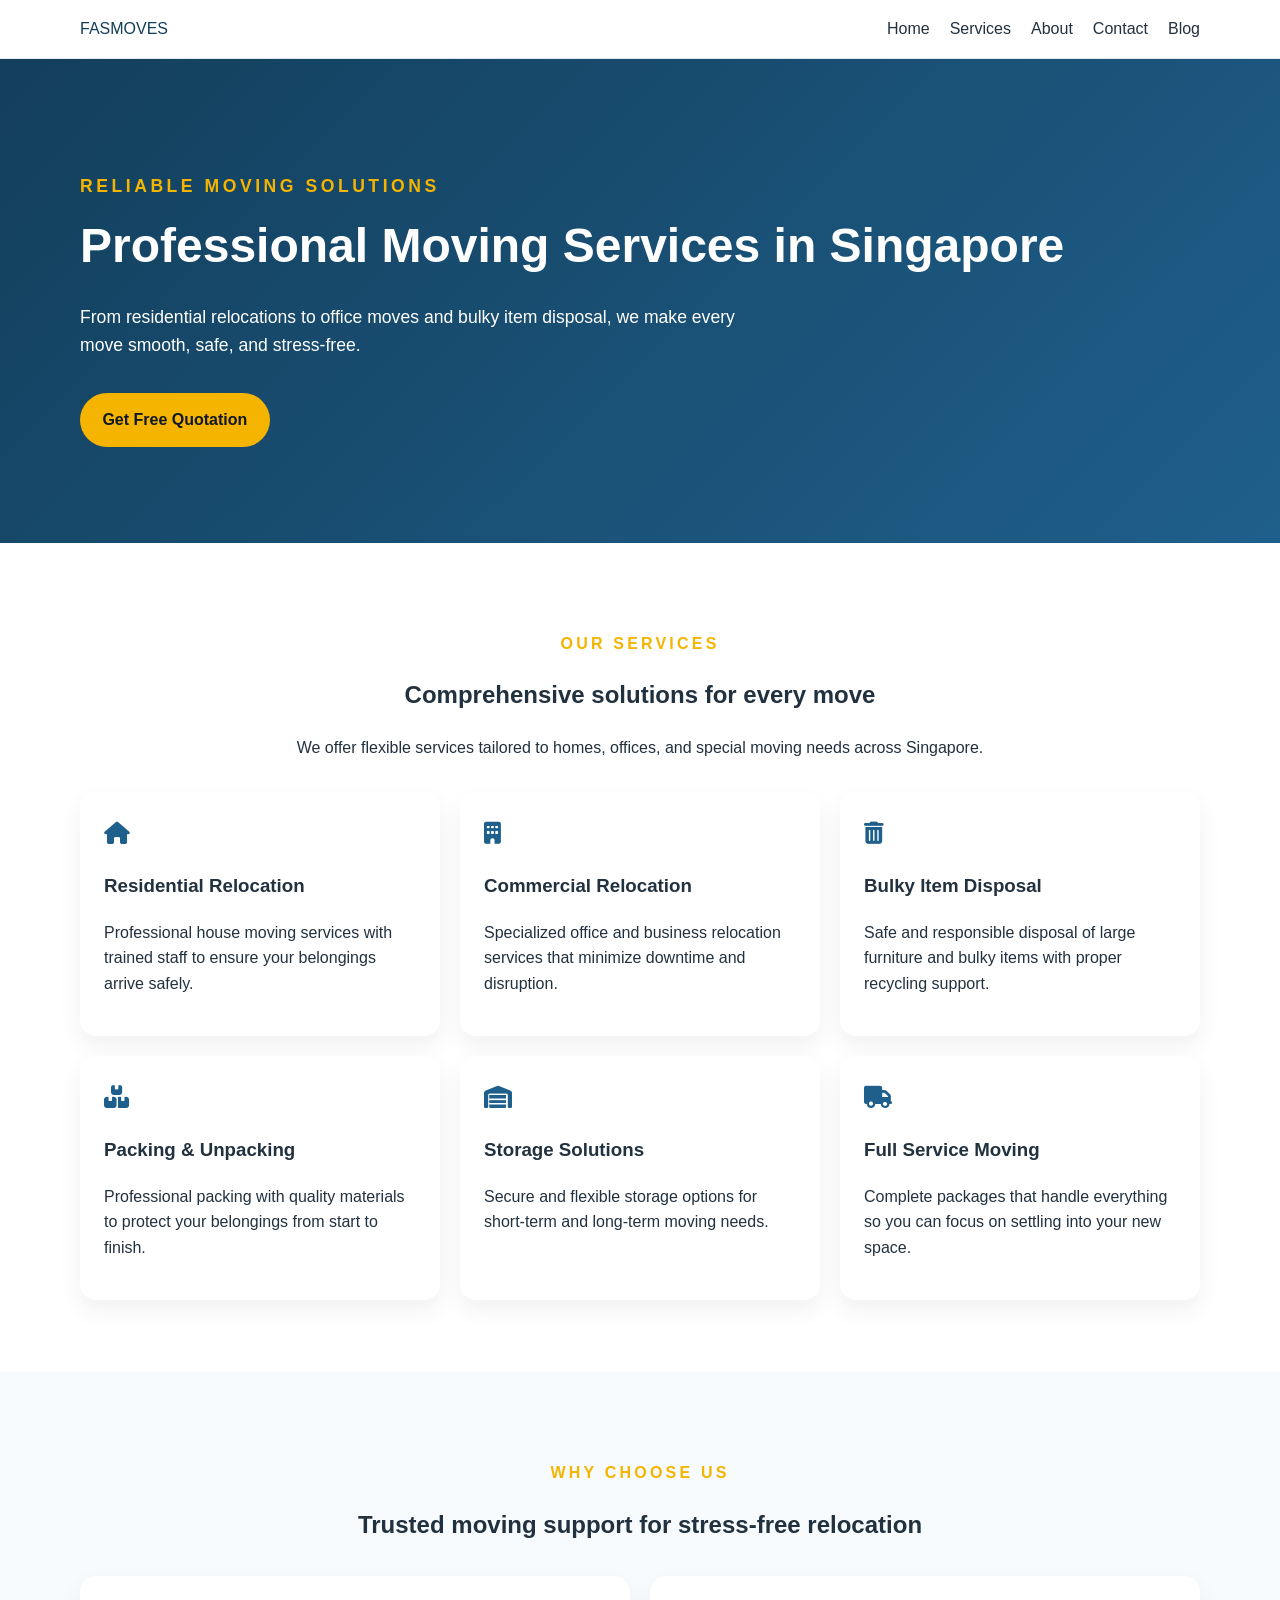
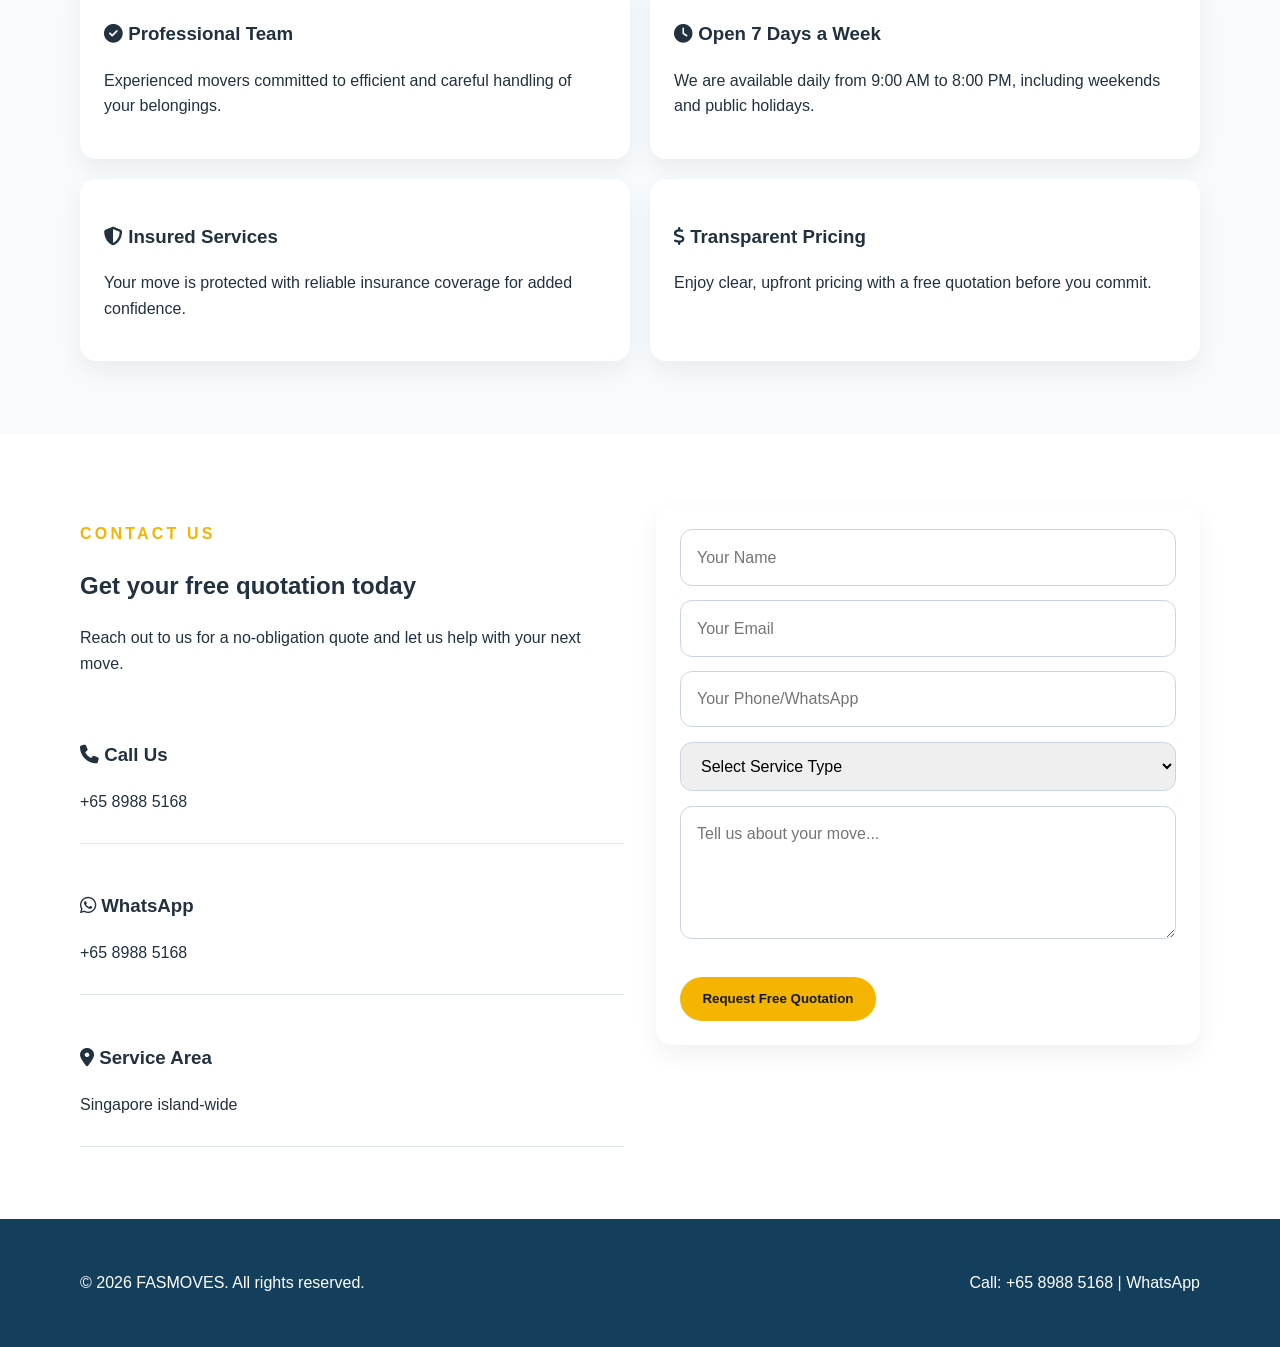
<file: index.html>
<!DOCTYPE html>
<html lang="en">
<head>
    <meta charset="UTF-8">
    <meta name="google-site-verification" content="google65201aab6d857a37" />
    <meta name="viewport" content="width=device-width, initial-scale=1.0">
    <meta name="description" content="FASMOVES provides professional moving, packing, disposal, and storage services in Singapore.">
    <meta name="robots" content="index, follow">
    <link rel="canonical" href="https://fasmovestransport.github.io/">
    <title>FASMOVES | Professional Moving Services in Singapore</title>
    <link rel="stylesheet" href="styles.css">
    <link rel="stylesheet" href="https://cdnjs.cloudflare.com/ajax/libs/font-awesome/6.4.0/css/all.min.css">
    <link rel="sitemap" type="application/xml" title="Sitemap" href="/sitemap.xml">
    <!-- This comment is intentionally added to trigger a GitHub Pages rebuild when needed -->
</head>
<body>
    <nav class="navbar">
        <div class="container nav-wrap">
            <a href="#home" class="navbar-brand" aria-label="FASMOVES home">
                FASMOVES
            </a>
            <ul class="navbar-menu">
                <li><a href="#home">Home</a></li>
                <li><a href="#services">Services</a></li>
                <li><a href="#about">About</a></li>
                <li><a href="#contact">Contact</a></li>
                <li><a href="soro-blog.html">Blog</a></li>
            </ul>
        </div>
    </nav>

    <header id="home" class="hero">
        <div class="container hero-content">
            <p class="eyebrow">Reliable Moving Solutions</p>
            <h1>Professional Moving Services in Singapore</h1>
            <p>From residential relocations to office moves and bulky item disposal, we make every move smooth, safe, and stress-free.</p>
            <a href="#contact" class="cta-button">Get Free Quotation</a>
        </div>
    </header>

    <main>
        <section id="services" class="section">
            <div class="container">
                <div class="section-heading">
                    <p class="eyebrow">Our Services</p>
                    <h2>Comprehensive solutions for every move</h2>
                    <p>We offer flexible services tailored to homes, offices, and special moving needs across Singapore.</p>
                </div>
                <div class="services-grid">
                    <article class="service-card">
                        <div class="service-icon"><i class="fas fa-home"></i></div>
                        <h3>Residential Relocation</h3>
                        <p>Professional house moving services with trained staff to ensure your belongings arrive safely.</p>
                    </article>
                    <article class="service-card">
                        <div class="service-icon"><i class="fas fa-building"></i></div>
                        <h3>Commercial Relocation</h3>
                        <p>Specialized office and business relocation services that minimize downtime and disruption.</p>
                    </article>
                    <article class="service-card">
                        <div class="service-icon"><i class="fas fa-trash-alt"></i></div>
                        <h3>Bulky Item Disposal</h3>
                        <p>Safe and responsible disposal of large furniture and bulky items with proper recycling support.</p>
                    </article>
                    <article class="service-card">
                        <div class="service-icon"><i class="fas fa-boxes"></i></div>
                        <h3>Packing & Unpacking</h3>
                        <p>Professional packing with quality materials to protect your belongings from start to finish.</p>
                    </article>
                    <article class="service-card">
                        <div class="service-icon"><i class="fas fa-warehouse"></i></div>
                        <h3>Storage Solutions</h3>
                        <p>Secure and flexible storage options for short-term and long-term moving needs.</p>
                    </article>
                    <article class="service-card">
                        <div class="service-icon"><i class="fas fa-truck"></i></div>
                        <h3>Full Service Moving</h3>
                        <p>Complete packages that handle everything so you can focus on settling into your new space.</p>
                    </article>
                </div>
            </div>
        </section>

        <section id="about" class="section alt-bg">
            <div class="container">
                <div class="section-heading">
                    <p class="eyebrow">Why Choose Us</p>
                    <h2>Trusted moving support for stress-free relocation</h2>
                </div>
                <div class="benefits-grid">
                    <div class="benefit-card">
                        <h3><i class="fas fa-check-circle"></i> Professional Team</h3>
                        <p>Experienced movers committed to efficient and careful handling of your belongings.</p>
                    </div>
                    <div class="benefit-card">
                        <h3><i class="fas fa-clock"></i> Open 7 Days a Week</h3>
                        <p>We are available daily from 9:00 AM to 8:00 PM, including weekends and public holidays.</p>
                    </div>
                    <div class="benefit-card">
                        <h3><i class="fas fa-shield-alt"></i> Insured Services</h3>
                        <p>Your move is protected with reliable insurance coverage for added confidence.</p>
                    </div>
                    <div class="benefit-card">
                        <h3><i class="fas fa-dollar-sign"></i> Transparent Pricing</h3>
                        <p>Enjoy clear, upfront pricing with a free quotation before you commit.</p>
                    </div>
                </div>
            </div>
        </section>

        <section id="contact" class="section">
            <div class="container contact-grid">
                <div>
                    <div class="section-heading left">
                        <p class="eyebrow">Contact Us</p>
                        <h2>Get your free quotation today</h2>
                        <p>Reach out to us for a no-obligation quote and let us help with your next move.</p>
                    </div>
                    <div class="contact-info">
                        <div class="info-item">
                            <h3><i class="fas fa-phone"></i> Call Us</h3>
                            <p><a href="tel:+6589885168">+65 8988 5168</a></p>
                        </div>
                        <div class="info-item">
                            <h3><i class="fab fa-whatsapp"></i> WhatsApp</h3>
                            <p><a href="https://wa.me/6589885168" target="_blank" rel="noopener noreferrer">+65 8988 5168</a></p>
                        </div>
                        <div class="info-item">
                            <h3><i class="fas fa-map-marker-alt"></i> Service Area</h3>
                            <p>Singapore island-wide</p>
                        </div>
                    </div>
                </div>

                <form class="contact-form">
                    <div class="form-group">
                        <input type="text" placeholder="Your Name" required>
                    </div>
                    <div class="form-group">
                        <input type="email" placeholder="Your Email" required>
                    </div>
                    <div class="form-group">
                        <input type="tel" placeholder="Your Phone/WhatsApp" required>
                    </div>
                    <div class="form-group">
                        <select required>
                            <option value="">Select Service Type</option>
                            <option value="residential">Residential Relocation</option>
                            <option value="commercial">Commercial Relocation</option>
                            <option value="disposal">Bulky Item Disposal</option>
                            <option value="packing">Packing & Unpacking</option>
                            <option value="storage">Storage Solutions</option>
                            <option value="full">Full Service Moving</option>
                        </select>
                    </div>
                    <div class="form-group">
                        <textarea rows="4" placeholder="Tell us about your move..."></textarea>
                    </div>
                    <button type="submit" class="submit-btn">Request Free Quotation</button>
                </form>
            </div>
        </section>
    </main>

    <footer class="footer">
        <div class="container footer-wrap">
            <p>&copy; 2026 FASMOVES. All rights reserved.</p>
            <p><a href="tel:+6589885168">Call: +65 8988 5168</a> | <a href="https://wa.me/6589885168" target="_blank" rel="noopener noreferrer">WhatsApp</a></p>
        </div>
    </footer>
</body>
</html>
</file>
<file: styles.css>
:root {
    --primary: #1f5f8b;
    --primary-dark: #133f5c;
    --accent: #f4b400;
    --text: #22313f;
    --muted: #64748b;
    --bg: #f8fbfd;
    --white: #ffffff;
}

* { box-sizing: border-box; }
body {
    margin: 0;
    font-family: Arial, Helvetica, sans-serif;
    color: var(--text);
    line-height: 1.6;
    background: var(--white);
}

a { color: inherit; text-decoration: none; }
.container {
    width: min(1120px, calc(100% - 2rem));
    margin: 0 auto;
}
.navbar {
    position: sticky;
    top: 0;
    z-index: 10;
    background: rgba(255,255,255,0.95);
    border-bottom: 1px solid #e2e8f0;
}
.nav-wrap, .footer-wrap {
    display: flex;
    justify-content: space-between;
    align-items: center;
    padding: 1rem 0;
}
.navbar-brand {
    display: inline-flex;
    align-items: center;
    color: var(--primary-dark);
}
.brand-logo {
    display: block;
    height: 56px;
    width: auto;
}
.navbar-menu {
    display: flex;
    gap: 1.25rem;
    list-style: none;
    padding: 0;
    margin: 0;
}
.navbar-menu a:hover { color: var(--primary); }
.hero {
    background: linear-gradient(135deg, var(--primary-dark), var(--primary));
    color: var(--white);
    padding: 6rem 0;
}
.hero-content h1 {
    font-size: clamp(2rem, 4vw, 3rem);
    margin: 0 0 1rem;
}
.hero-content p { max-width: 700px; font-size: 1.1rem; }
.eyebrow {
    text-transform: uppercase;
    letter-spacing: 0.2em;
    font-weight: 700;
    color: var(--accent);
    margin-bottom: 0.5rem;
}
.cta-button, .submit-btn {
    display: inline-block;
    background: var(--accent);
    color: #111827;
    padding: 0.9rem 1.4rem;
    border-radius: 999px;
    font-weight: 700;
    border: none;
    cursor: pointer;
    margin-top: 1rem;
}
.section { padding: 4.5rem 0; }
.alt-bg { background: var(--bg); }
.section-heading { text-align: center; max-width: 760px; margin: 0 auto 2rem; }
.section-heading.left { text-align: left; margin: 0 0 2rem; }
.services-grid, .benefits-grid { display: grid; gap: 1.25rem; }
.services-grid { grid-template-columns: repeat(3, minmax(0, 1fr)); }
.benefits-grid { grid-template-columns: repeat(2, minmax(0, 1fr)); }
.service-card, .benefit-card, .contact-form { background: var(--white); padding: 1.5rem; border-radius: 1rem; box-shadow: 0 10px 25px rgba(0,0,0,0.06); }
.service-icon { color: var(--primary); font-size: 1.4rem; margin-bottom: 0.6rem; }
.contact-grid { display: grid; grid-template-columns: 1fr 1fr; gap: 2rem; align-items: start; }
.contact-info { display: grid; gap: 1rem; }
.info-item { padding: 0.8rem 0; border-bottom: 1px solid #e2e8f0; }
.form-group { margin-bottom: 0.9rem; }
input, select, textarea {
    width: 100%;
    padding: 0.9rem 1rem;
    border: 1px solid #cbd5e1;
    border-radius: 0.75rem;
    font: inherit;
}
.footer { background: var(--primary-dark); color: var(--white); padding: 1.2rem 0; }
.footer a { color: var(--white); }

@media (max-width: 768px) {
    .services-grid, .benefits-grid, .contact-grid { grid-template-columns: 1fr; }
    .nav-wrap, .footer-wrap { flex-direction: column; gap: 0.6rem; }
    .navbar-menu { flex-wrap: wrap; justify-content: center; }
}
</file>
